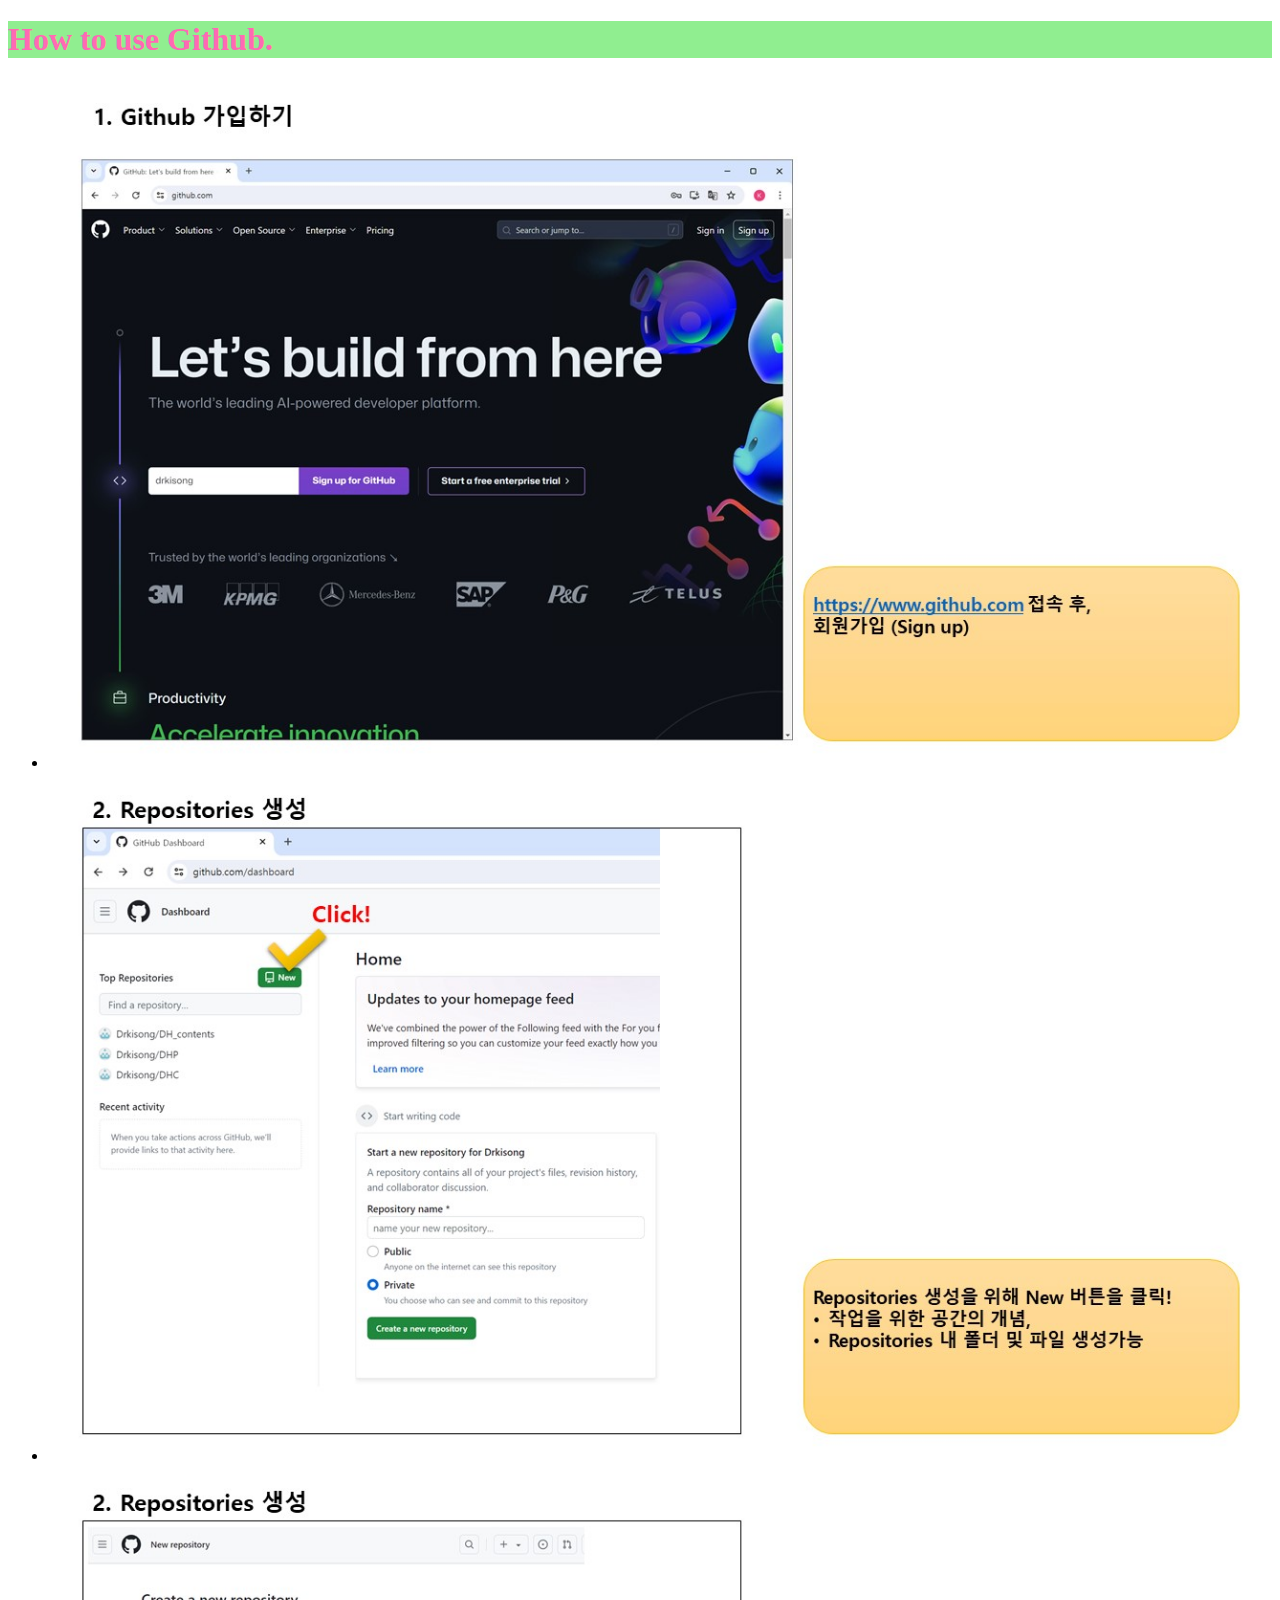
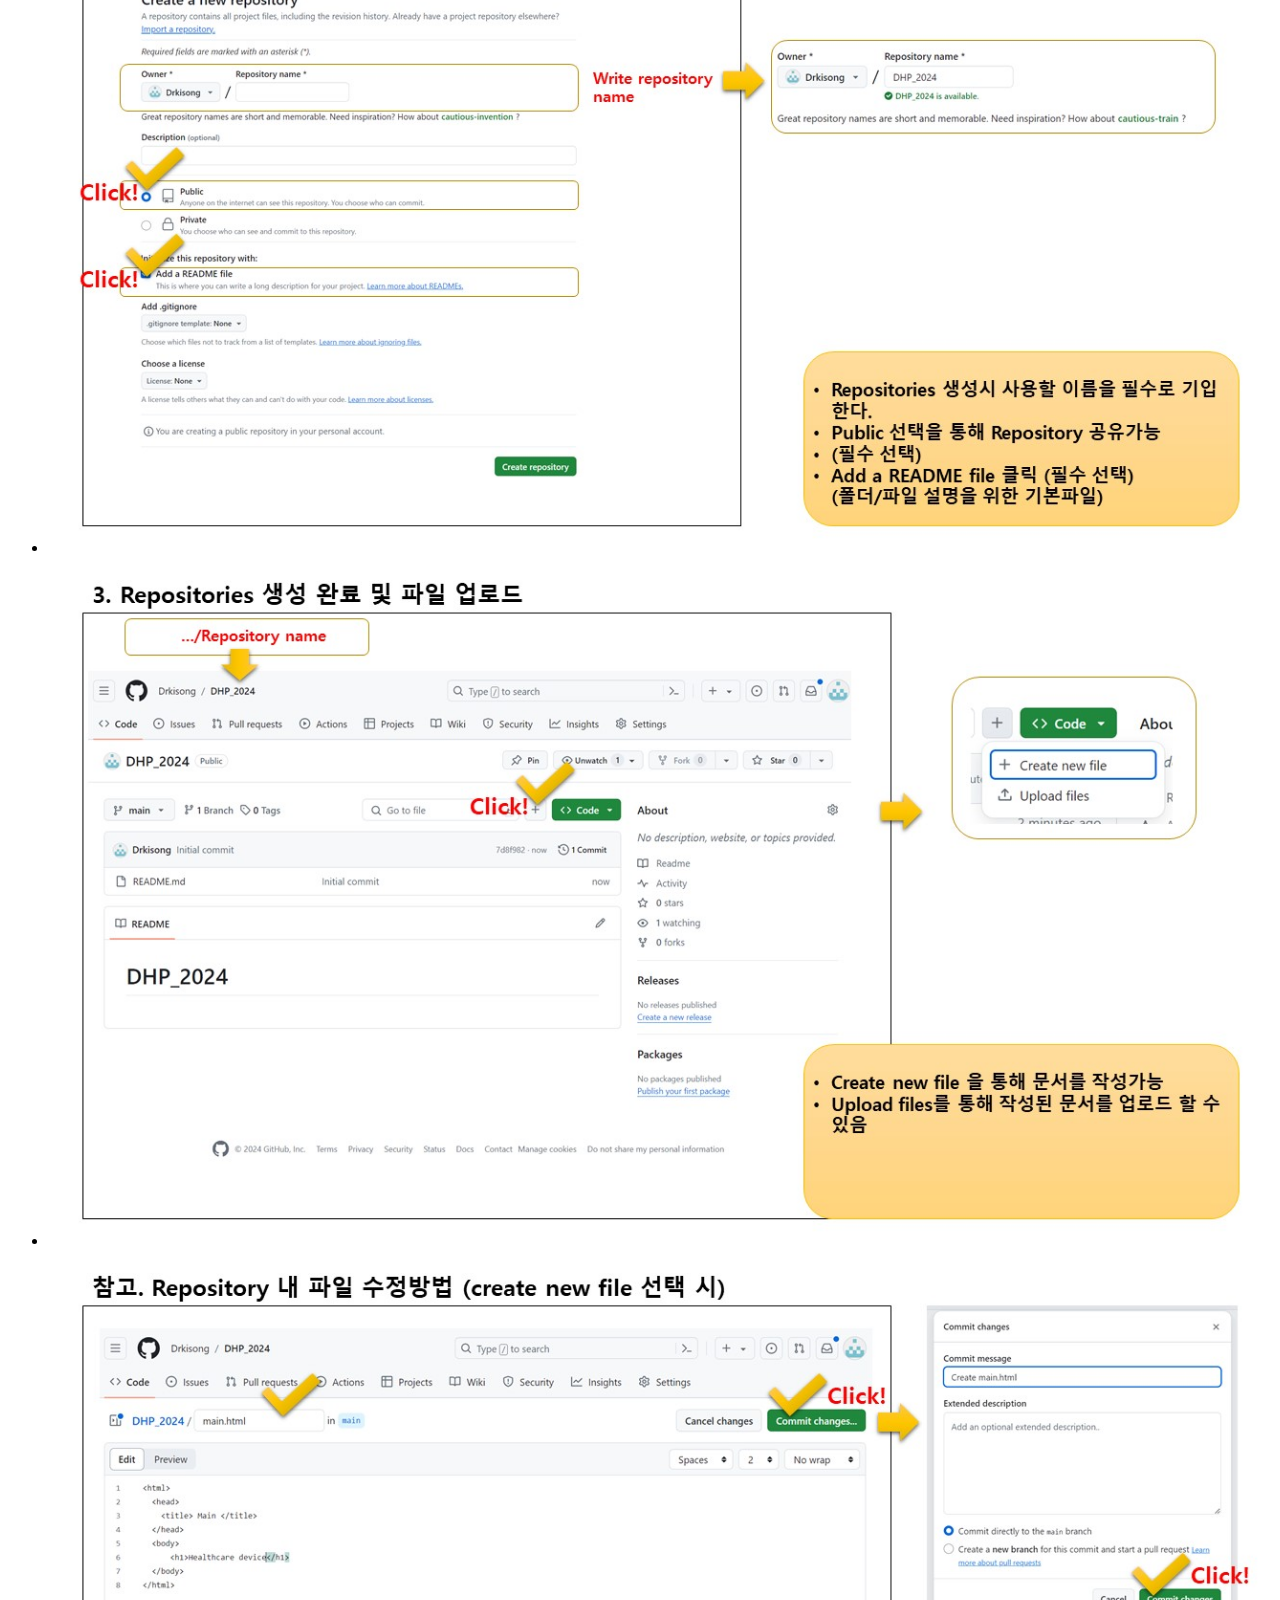
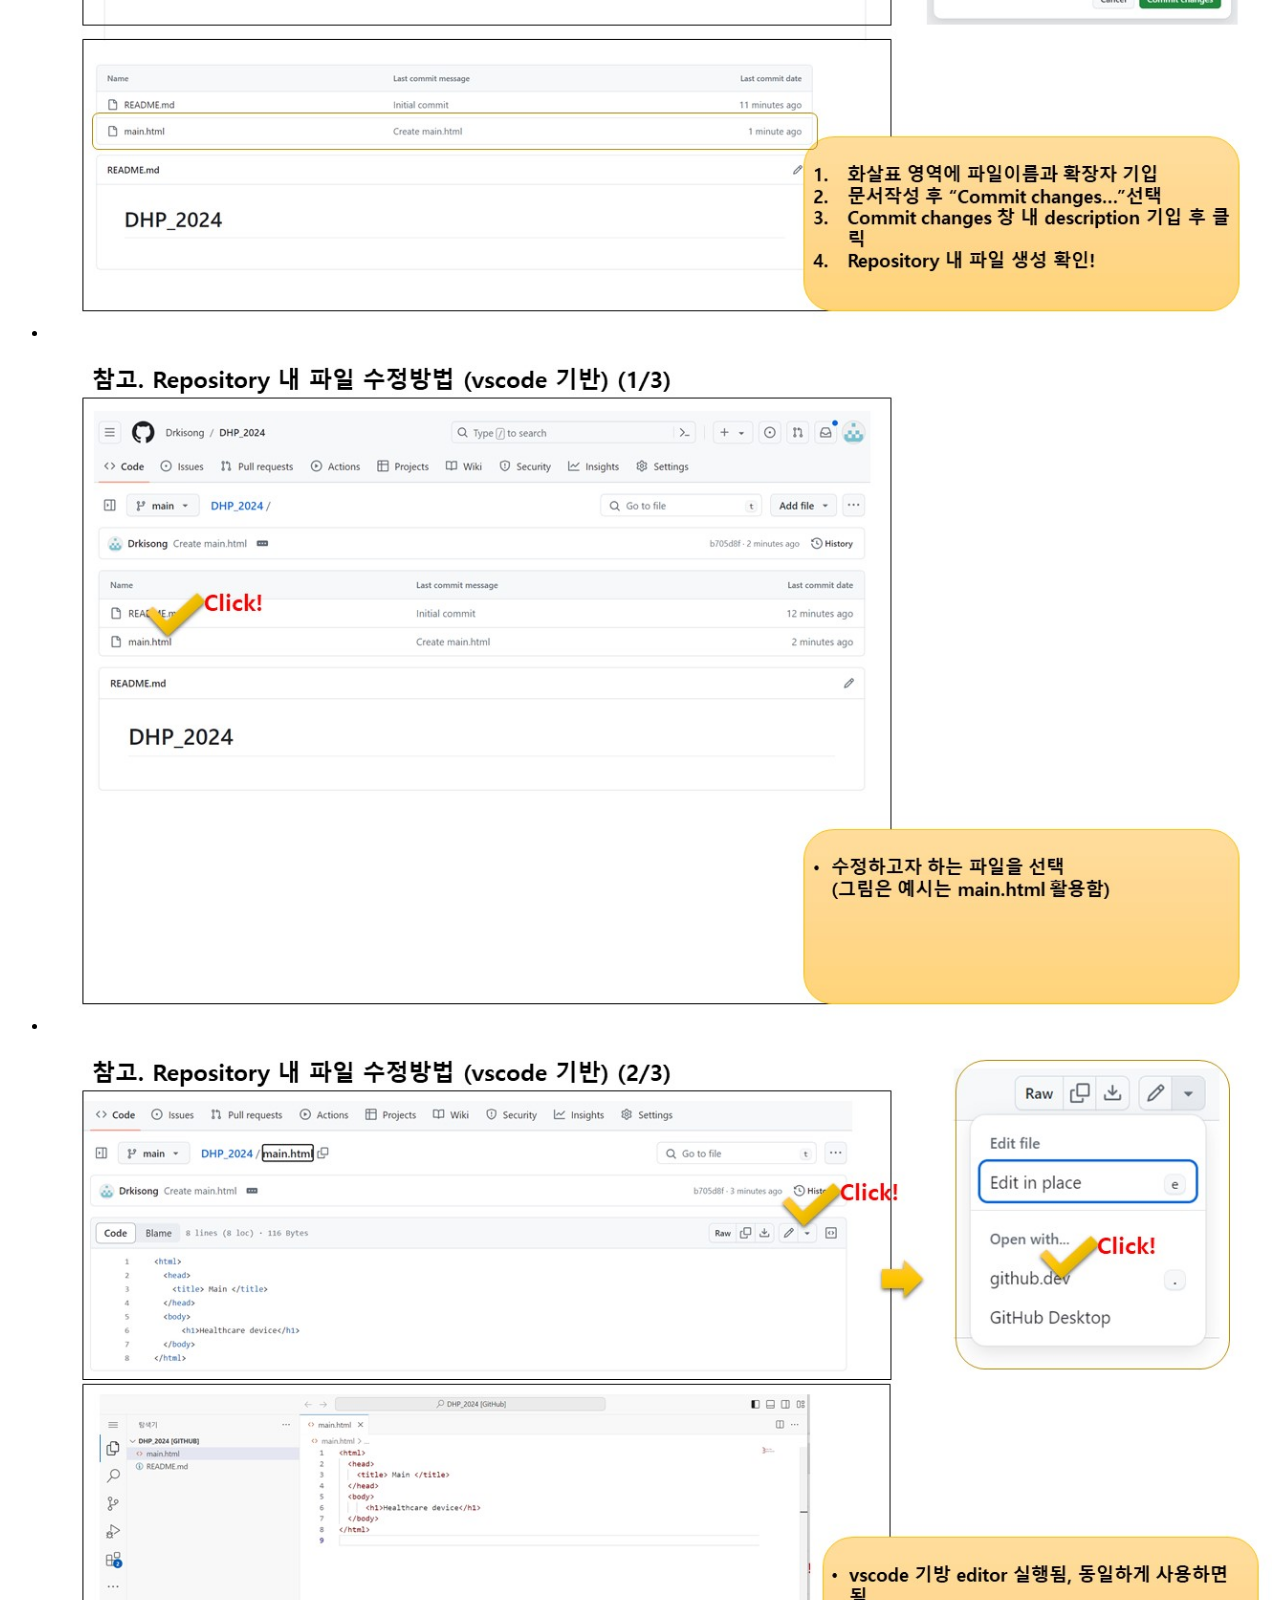
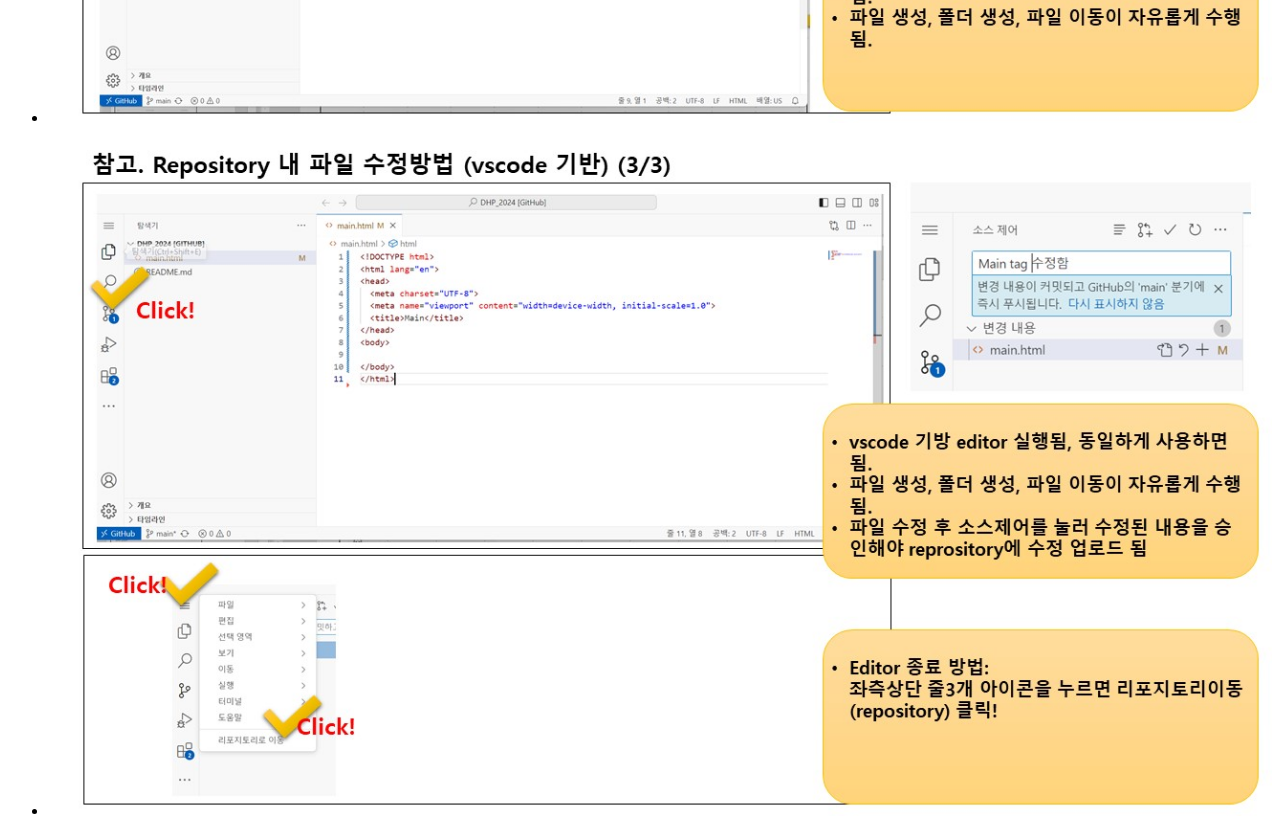
<file: basic_github.html>
<!DOCTYPE html>
<html lang="en">
<head>
  <meta charset="UTF-8">
  <meta name="viewport" content="width=device-width, initial-scale=1.0">
  <title>How to deploy the HTML doc.</title>
  <style>
    h1{
      color: hotpink;
      background-color: lightgreen;
    }
    ol {
      font-size: large;
      padding: 2px 16px;
    }
    a {
      padding: 2px 16px;
    }
    .logo {
      position: relative;
      width: 300px;
      height: 100px;
      justify-self: left;
    }
    img {
      width: 100%;
    }
  </style> 
</head>
<body>
  <h1>
    How to use Github.
  </h1>
  <div>
    <ul>
        <li><img src="images/how_to_github/Basic_of_github (1).JPG" alt="#1">   </li>
        <li><img src="images/how_to_github/Basic_of_github (2).JPG" alt="#2">    </li>
        <li><img src="images/how_to_github/Basic_of_github (3).JPG" alt="#3">    </li> 
        <li><img src="images/how_to_github/Basic_of_github (4).JPG" alt="#4">    </li> 
        <li><img src="images/how_to_github/Basic_of_github (5).JPG" alt="#5">    </li> 
        <li><img src="images/how_to_github/Basic_of_github (6).JPG" alt="#6">    </li> 
        <li><img src="images/how_to_github/Basic_of_github (7).JPG" alt="#7">    </li> 
        <li><img src="images/how_to_github/Basic_of_github (8).JPG" alt="#8">    </li> 
    </ul>
  </div>
</body>
</html>
</file>
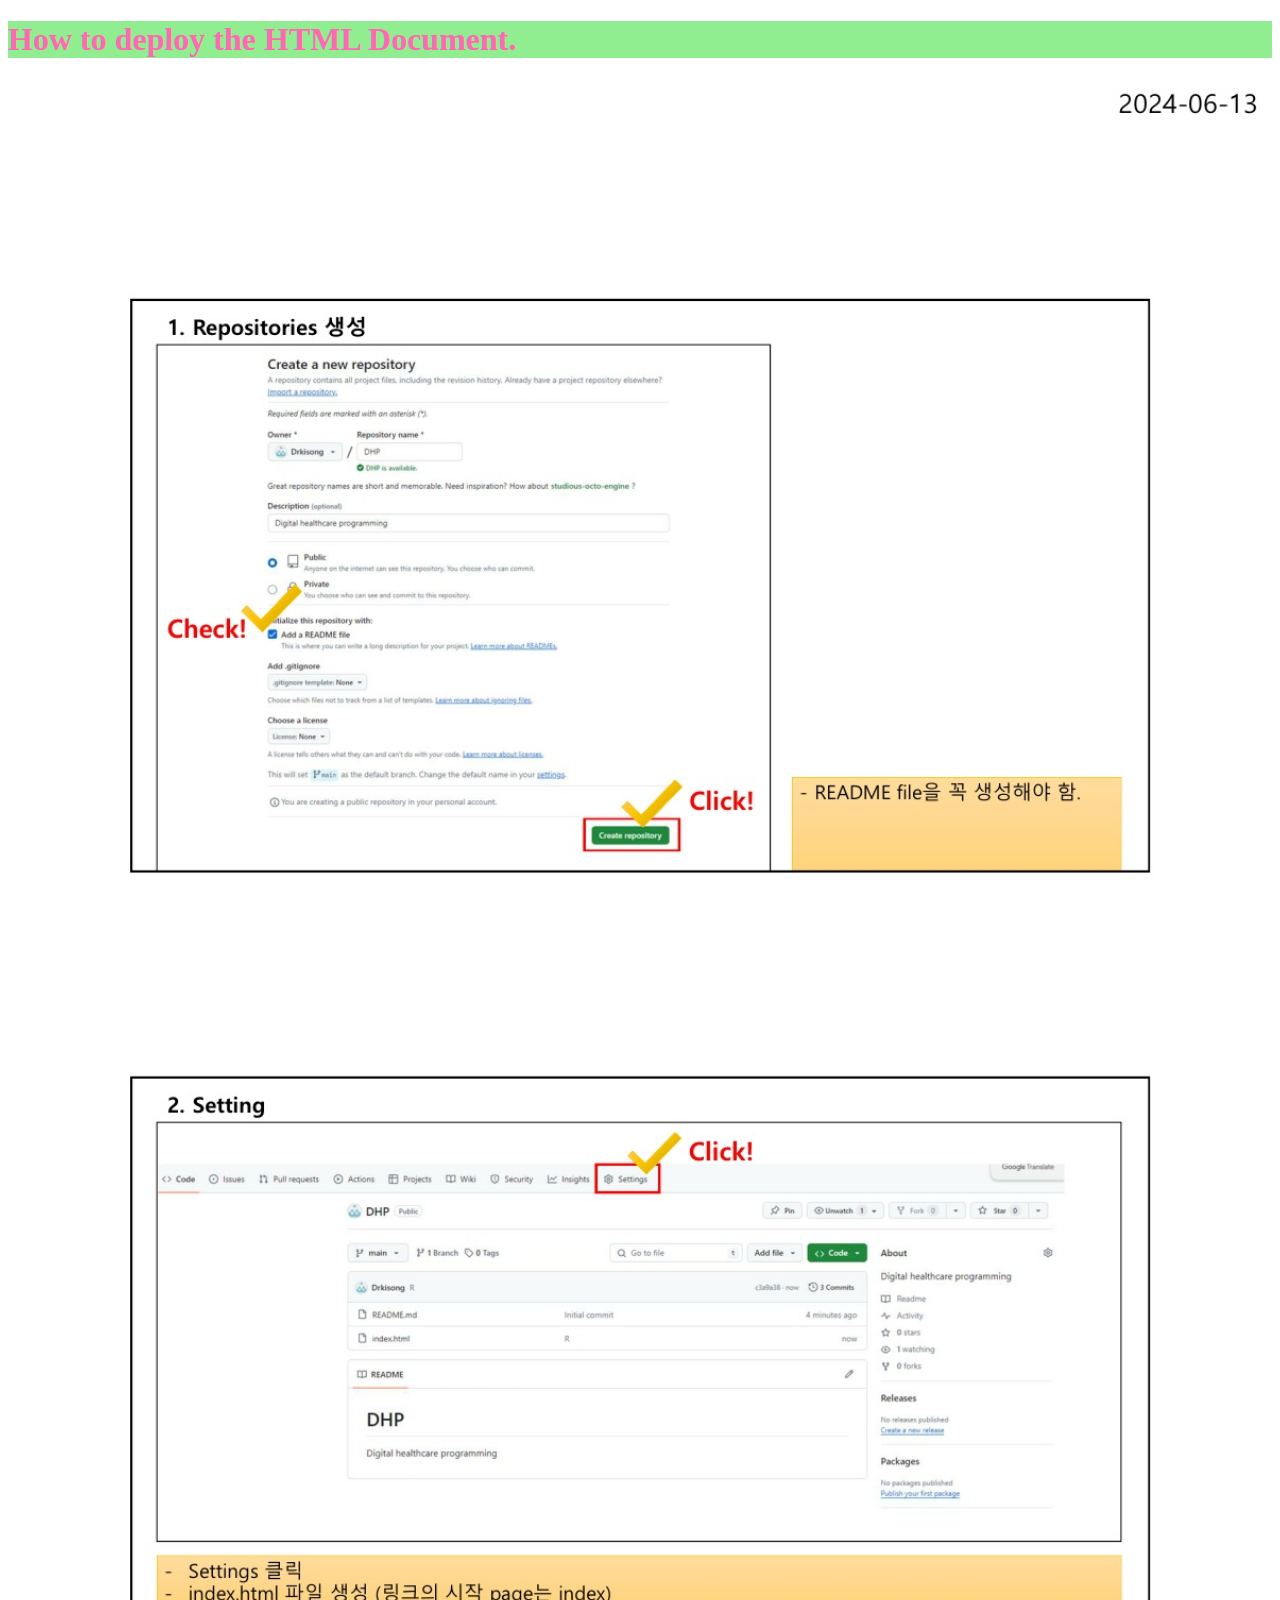
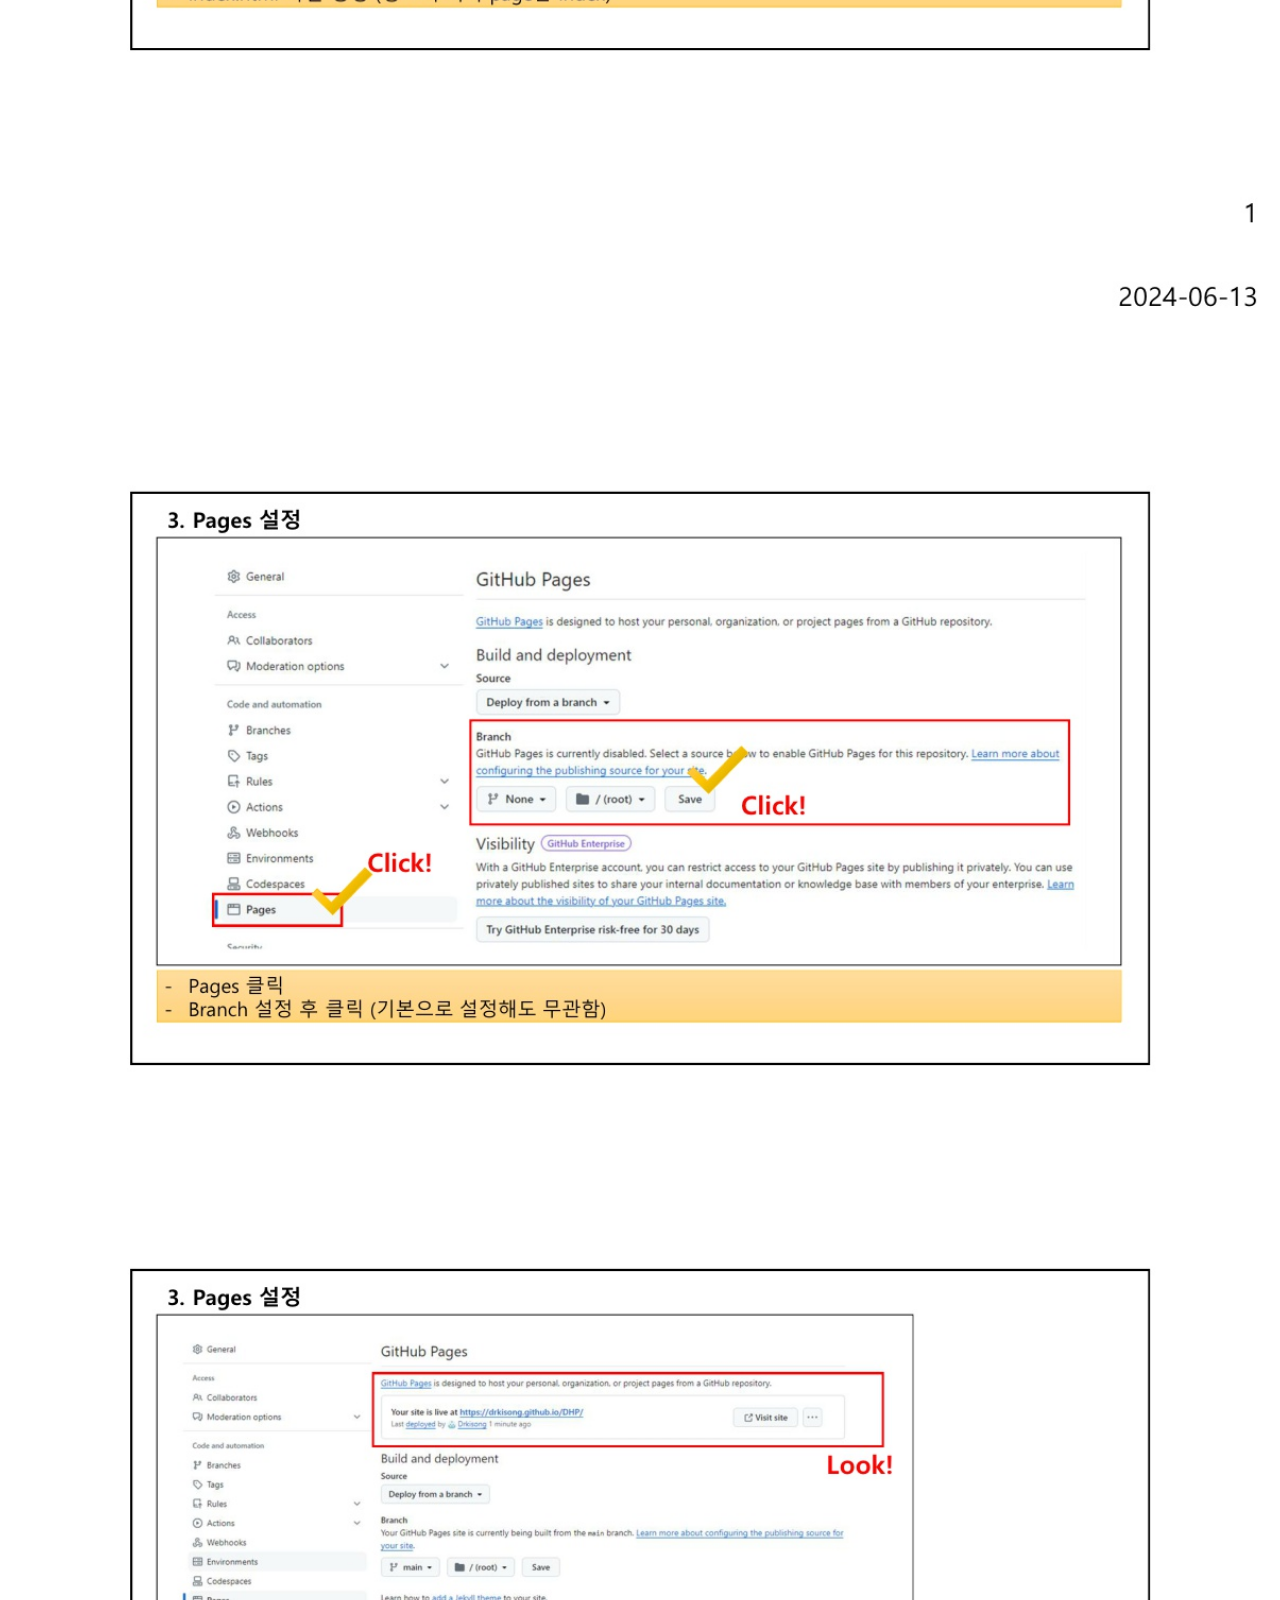
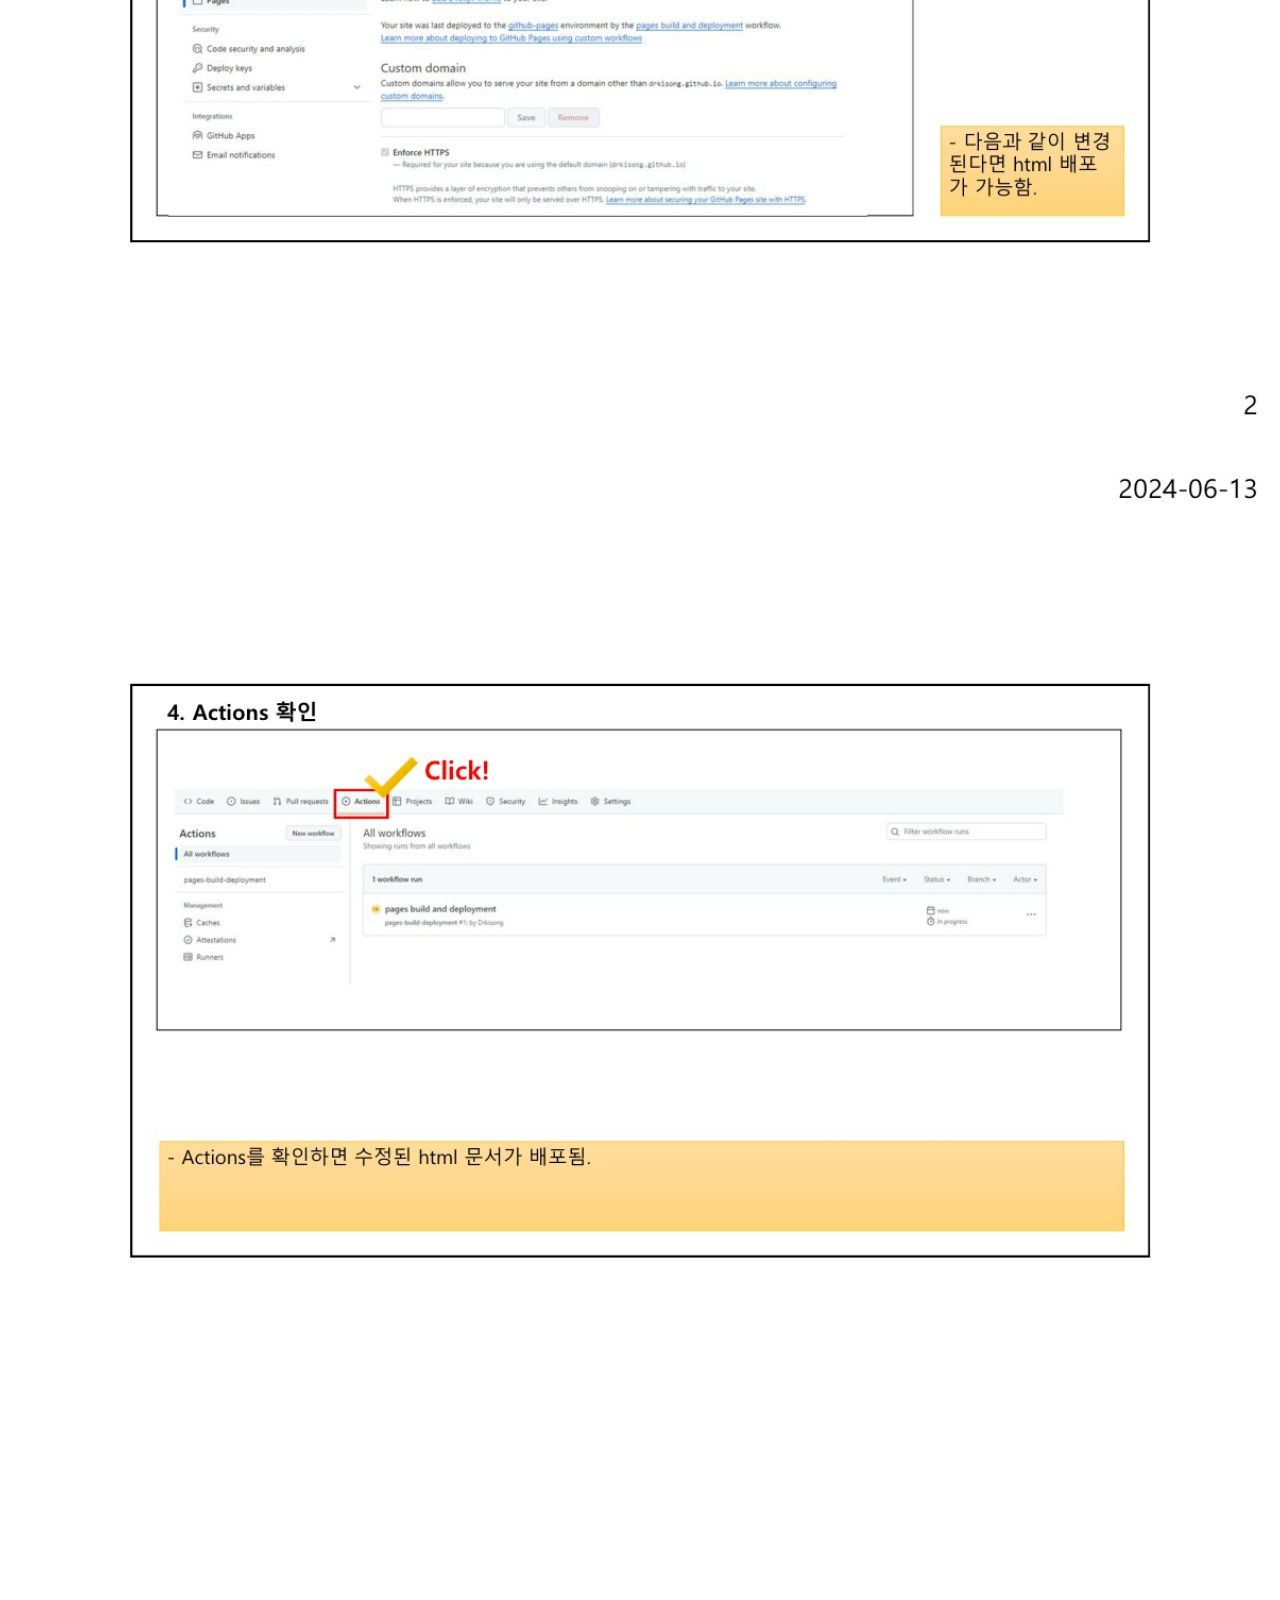
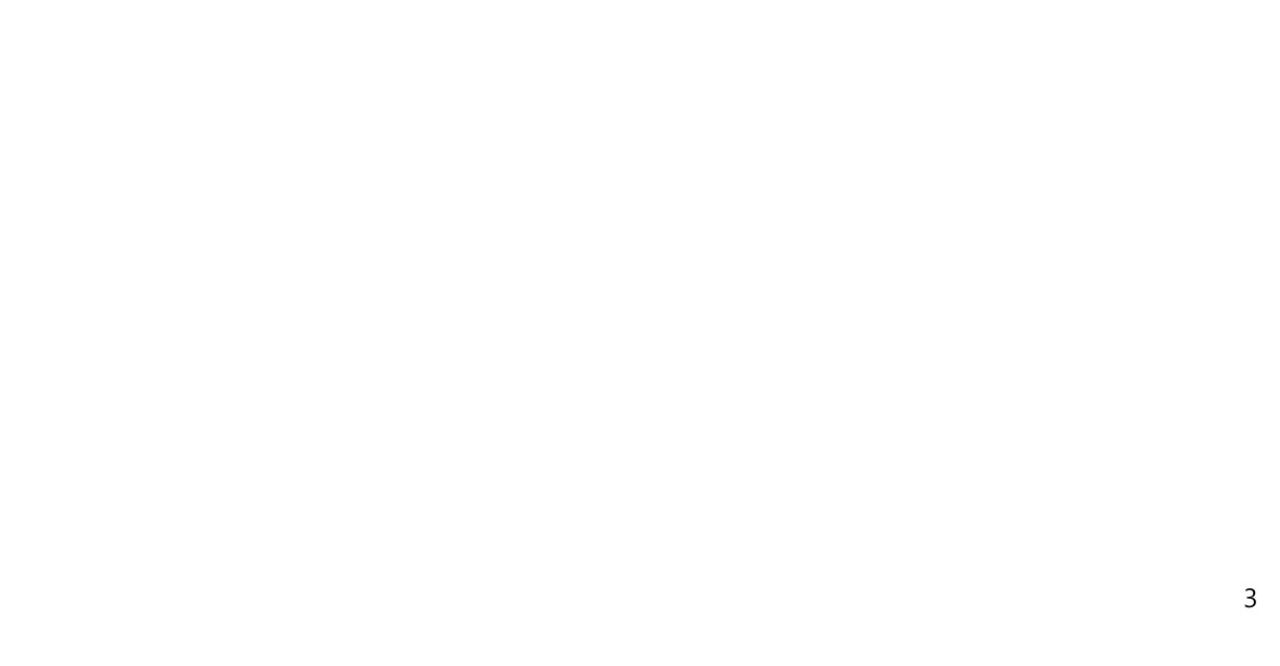
<file: depoly.html>
<!DOCTYPE html>
<html lang="en">
<head>
  <meta charset="UTF-8">
  <meta name="viewport" content="width=device-width, initial-scale=1.0">
  <title>How to deploy the HTML doc.</title>
  <style>
    h1{
      color: hotpink;
      background-color: lightgreen;
    }
    ol {
      font-size: large;
      padding: 2px 16px;
    }
    a {
      padding: 2px 16px;
    }
    .logo {
      position: relative;
      width: 300px;
      height: 100px;
      justify-self: left;
    }
    img {
      width: 100%;
    }
  </style> 
</head>
<body>
  <h1>
    How to deploy the HTML Document.
  </h1>
  <div>
    <img src="images/how_to_deploy/githubdeploy_html_1.jpg" alt="#1">
  </div>
  <div>
    <img src="images/how_to_deploy/githubdeploy_html_2.jpg" alt="#2">    
  </div>
  <div>
    <img src="images/how_to_deploy/githubdeploy_html_3.jpg" alt="#3">    
  </div>
</body>
</html>
</file>
